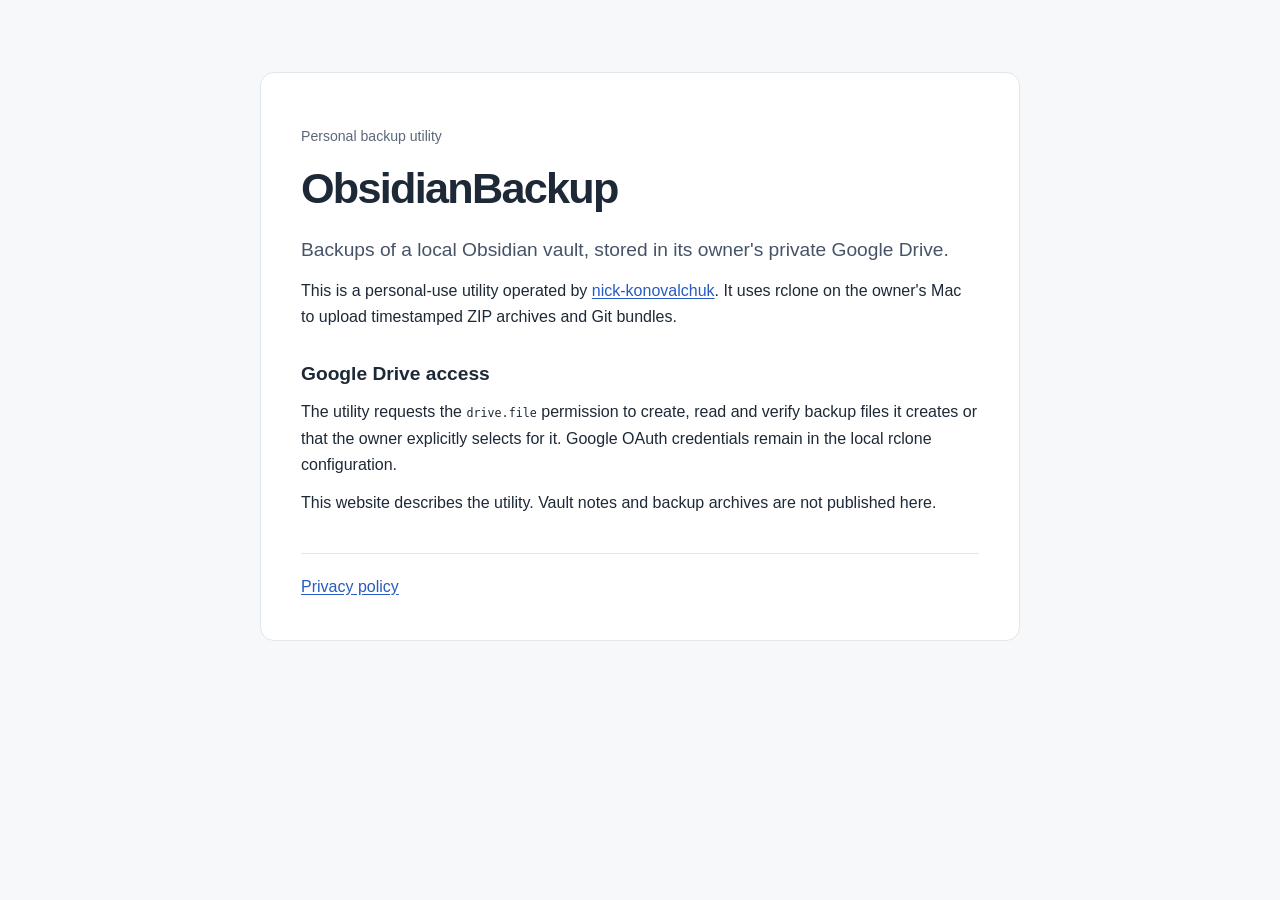
<file: index.html>
<!doctype html>
<html lang="en">
<head>
  <meta charset="utf-8">
  <meta name="viewport" content="width=device-width, initial-scale=1">
  <title>ObsidianBackup</title>
  <meta name="description" content="A personal utility for backing up an Obsidian vault to its owner's private Google Drive.">
  <link rel="stylesheet" href="style.css">
</head>
<body>
  <main>
    <p class="eyebrow">Personal backup utility</p>
    <h1>ObsidianBackup</h1>
    <p class="lead">Backups of a local Obsidian vault, stored in its owner's private Google Drive.</p>
    <p>This is a personal-use utility operated by <a href="https://github.com/nick-konovalchuk">nick-konovalchuk</a>. It uses rclone on the owner's Mac to upload timestamped ZIP archives and Git bundles.</p>
    <h2>Google Drive access</h2>
    <p>The utility requests the <code>drive.file</code> permission to create, read and verify backup files it creates or that the owner explicitly selects for it. Google OAuth credentials remain in the local rclone configuration.</p>
    <p>This website describes the utility. Vault notes and backup archives are not published here.</p>
    <footer><a href="privacy.html">Privacy policy</a></footer>
  </main>
</body>
</html>
</file>
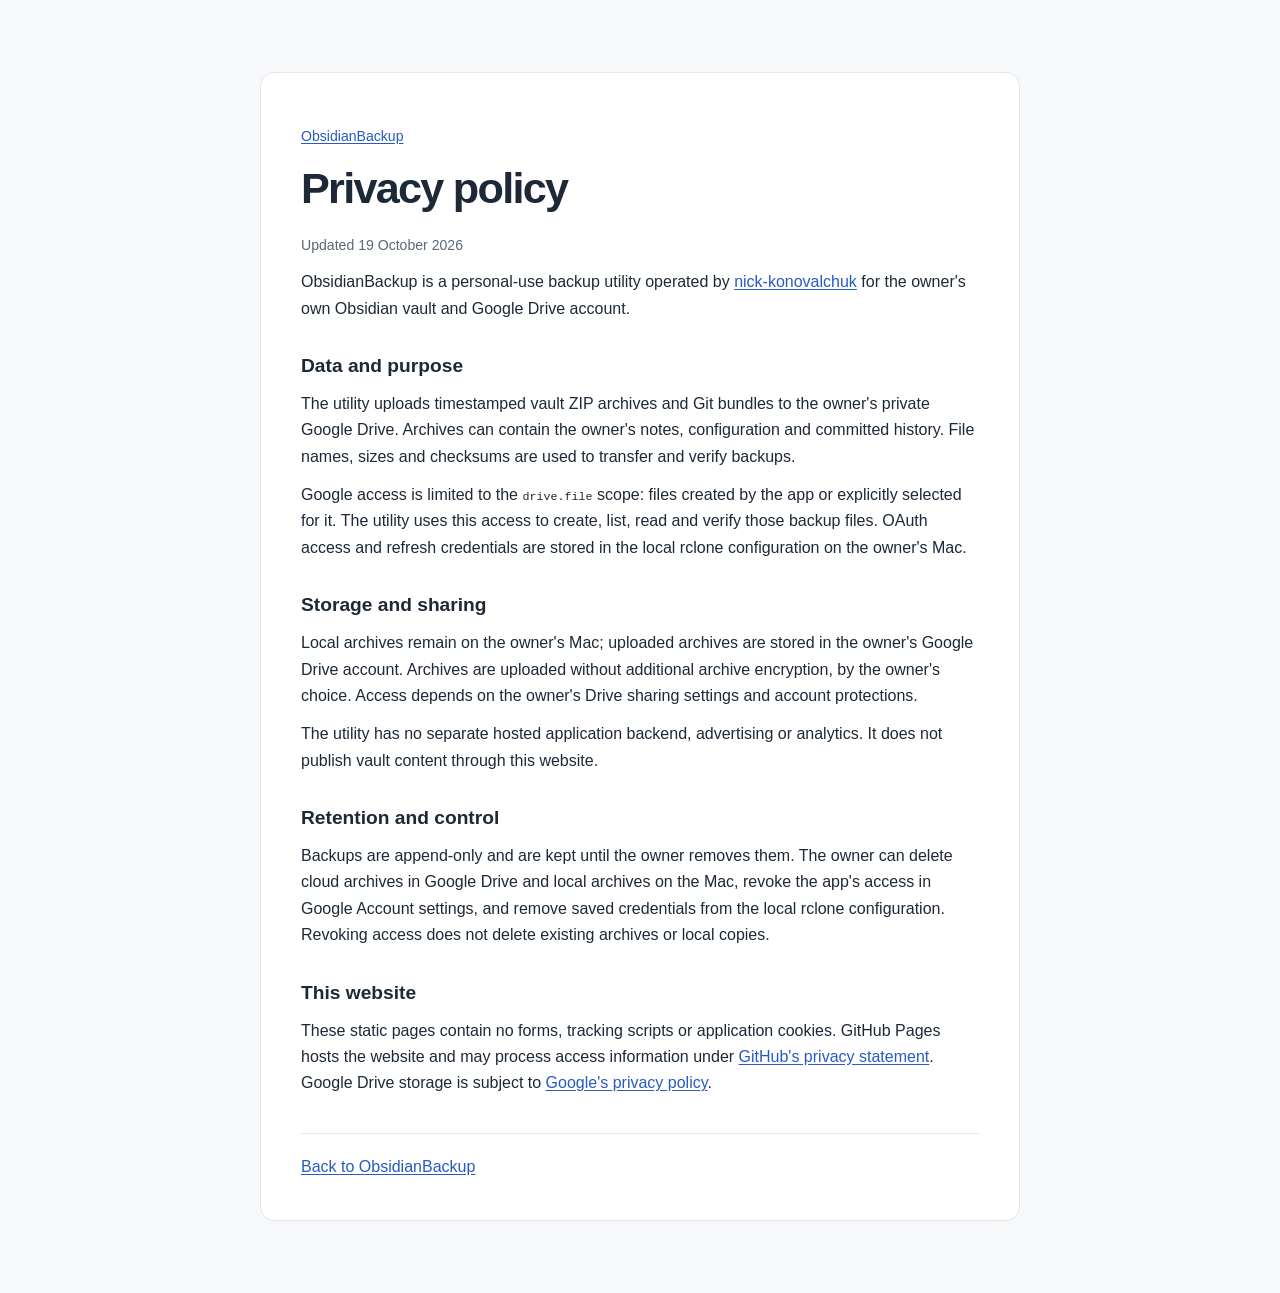
<file: privacy.html>
<!doctype html>
<html lang="en">
<head>
  <meta charset="utf-8">
  <meta name="viewport" content="width=device-width, initial-scale=1">
  <title>Privacy policy · ObsidianBackup</title>
  <link rel="stylesheet" href="style.css">
</head>
<body>
  <main>
    <p class="eyebrow"><a href="./">ObsidianBackup</a></p>
    <h1>Privacy policy</h1>
    <p class="updated">Updated 19 October 2026</p>
    <p>ObsidianBackup is a personal-use backup utility operated by <a href="https://github.com/nick-konovalchuk">nick-konovalchuk</a> for the owner's own Obsidian vault and Google Drive account.</p>
    <h2>Data and purpose</h2>
    <p>The utility uploads timestamped vault ZIP archives and Git bundles to the owner's private Google Drive. Archives can contain the owner's notes, configuration and committed history. File names, sizes and checksums are used to transfer and verify backups.</p>
    <p>Google access is limited to the <code>drive.file</code> scope: files created by the app or explicitly selected for it. The utility uses this access to create, list, read and verify those backup files. OAuth access and refresh credentials are stored in the local rclone configuration on the owner's Mac.</p>
    <h2>Storage and sharing</h2>
    <p>Local archives remain on the owner's Mac; uploaded archives are stored in the owner's Google Drive account. Archives are uploaded without additional archive encryption, by the owner's choice. Access depends on the owner's Drive sharing settings and account protections.</p>
    <p>The utility has no separate hosted application backend, advertising or analytics. It does not publish vault content through this website.</p>
    <h2>Retention and control</h2>
    <p>Backups are append-only and are kept until the owner removes them. The owner can delete cloud archives in Google Drive and local archives on the Mac, revoke the app's access in Google Account settings, and remove saved credentials from the local rclone configuration. Revoking access does not delete existing archives or local copies.</p>
    <h2>This website</h2>
    <p>These static pages contain no forms, tracking scripts or application cookies. GitHub Pages hosts the website and may process access information under <a href="https://docs.github.com/en/site-policy/privacy-policies/github-general-privacy-statement">GitHub's privacy statement</a>. Google Drive storage is subject to <a href="https://policies.google.com/privacy">Google's privacy policy</a>.</p>
    <footer><a href="./">Back to ObsidianBackup</a></footer>
  </main>
</body>
</html>
</file>
<file: style.css>
:root { color-scheme: light dark; font-family: -apple-system, BlinkMacSystemFont, "Segoe UI", sans-serif; line-height: 1.65; color: #1d2937; background: #f7f8fa; }
* { box-sizing: border-box; }
body { margin: 0; }
main { max-width: 760px; margin: 8vh auto; padding: 40px; background: #fff; border: 1px solid #e2e7ed; border-radius: 14px; }
h1 { margin: 0 0 20px; font-size: clamp(2rem, 6vw, 2.7rem); line-height: 1.15; letter-spacing: -.04em; }
h2 { margin: 32px 0 8px; font-size: 1.2rem; line-height: 1.3; }
p { margin: 12px 0; }
a { color: #275ac2; text-underline-offset: .15em; }
a:focus-visible { outline: 2px solid currentColor; outline-offset: 4px; }
.eyebrow, .updated { font-size: .88rem; color: #5b6778; }
.eyebrow { margin-bottom: 16px; }
.lead { font-size: 1.2rem; color: #465367; }
code { font-size: .9em; }
footer { margin-top: 36px; padding-top: 20px; border-top: 1px solid #e2e7ed; }
@media (max-width: 600px) { main { margin: 0; padding: 32px 22px; min-height: 100vh; border: 0; border-radius: 0; } }
@media (prefers-color-scheme: dark) { :root { color: #e0e6ef; background: #151b23; } main { background: #1c2430; border-color: #344052; } .eyebrow, .updated, .lead { color: #aab8cc; } a { color: #92b9ff; } footer { border-color: #344052; } }
</file>
